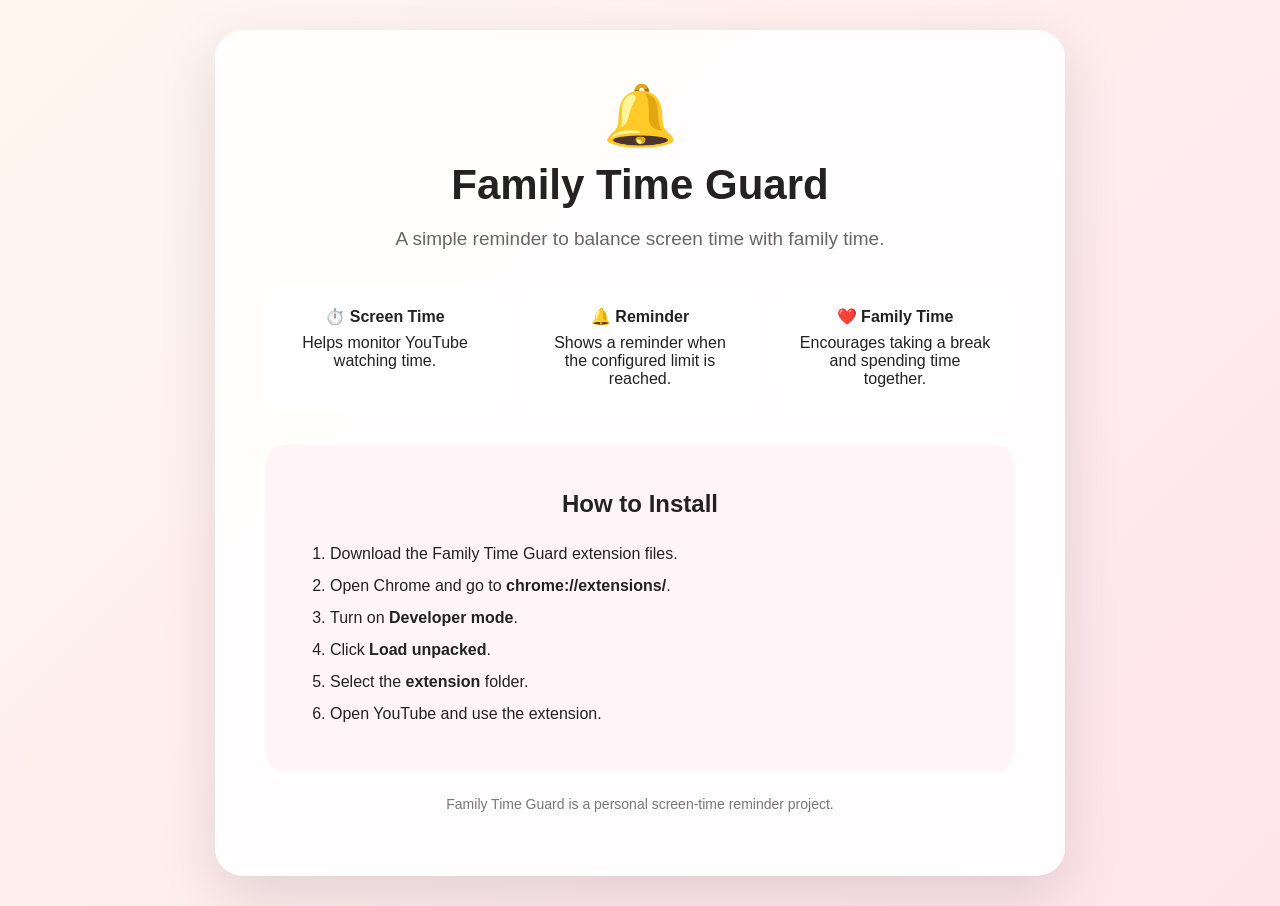
<file: index.html>
<!DOCTYPE html>
<html lang="en">
<head>
  <meta charset="UTF-8">
  <meta name="viewport" content="width=device-width, initial-scale=1.0">
  <title>Family Time Guard</title>

  <style>
    * {
      box-sizing: border-box;
    }

    body {
      margin: 0;
      font-family: Arial, sans-serif;
      background: linear-gradient(135deg, #fff7f0, #ffe4ec);
      color: #222;
      min-height: 100vh;
      display: flex;
      justify-content: center;
      align-items: center;
      padding: 30px;
    }

    .card {
      max-width: 850px;
      width: 100%;
      background: rgba(255,255,255,0.9);
      border-radius: 28px;
      padding: 50px;
      text-align: center;
      box-shadow: 0 20px 60px rgba(0,0,0,0.12);
    }

    .icon {
      font-size: 60px;
      margin-bottom: 10px;
    }

    h1 {
      font-size: 42px;
      margin: 10px 0;
    }

    .tagline {
      font-size: 19px;
      color: #666;
      margin-bottom: 35px;
    }

    .features {
      display: grid;
      grid-template-columns: repeat(3, 1fr);
      gap: 15px;
      margin: 30px 0;
    }

    .feature {
      padding: 22px;
      background: #fff;
      border-radius: 18px;
    }

    .feature strong {
      display: block;
      margin-bottom: 8px;
    }

    .install {
      margin-top: 35px;
      padding: 25px;
      background: #fff5f8;
      border-radius: 20px;
      text-align: left;
    }

    .install h2 {
      text-align: center;
    }

    .install ol {
      line-height: 2;
    }

    .note {
      margin-top: 25px;
      color: #777;
      font-size: 14px;
    }

    @media (max-width: 650px) {
      .card {
        padding: 30px 20px;
      }

      h1 {
        font-size: 32px;
      }

      .features {
        grid-template-columns: 1fr;
      }
    }
  </style>
</head>

<body>

  <div class="card">

    <div class="icon">🔔</div>

    <h1>Family Time Guard</h1>

    <p class="tagline">
      A simple reminder to balance screen time with family time.
    </p>

    <div class="features">

      <div class="feature">
        <strong>⏱️ Screen Time</strong>
        Helps monitor YouTube watching time.
      </div>

      <div class="feature">
        <strong>🔔 Reminder</strong>
        Shows a reminder when the configured limit is reached.
      </div>

      <div class="feature">
        <strong>❤️ Family Time</strong>
        Encourages taking a break and spending time together.
      </div>

    </div>

    <div class="install">

      <h2>How to Install</h2>

      <ol>
        <li>Download the Family Time Guard extension files.</li>
        <li>Open Chrome and go to <b>chrome://extensions/</b>.</li>
        <li>Turn on <b>Developer mode</b>.</li>
        <li>Click <b>Load unpacked</b>.</li>
        <li>Select the <b>extension</b> folder.</li>
        <li>Open YouTube and use the extension.</li>
      </ol>

    </div>

    <p class="note">
      Family Time Guard is a personal screen-time reminder project.
    </p>

  </div>

</body>
</html>
</file>
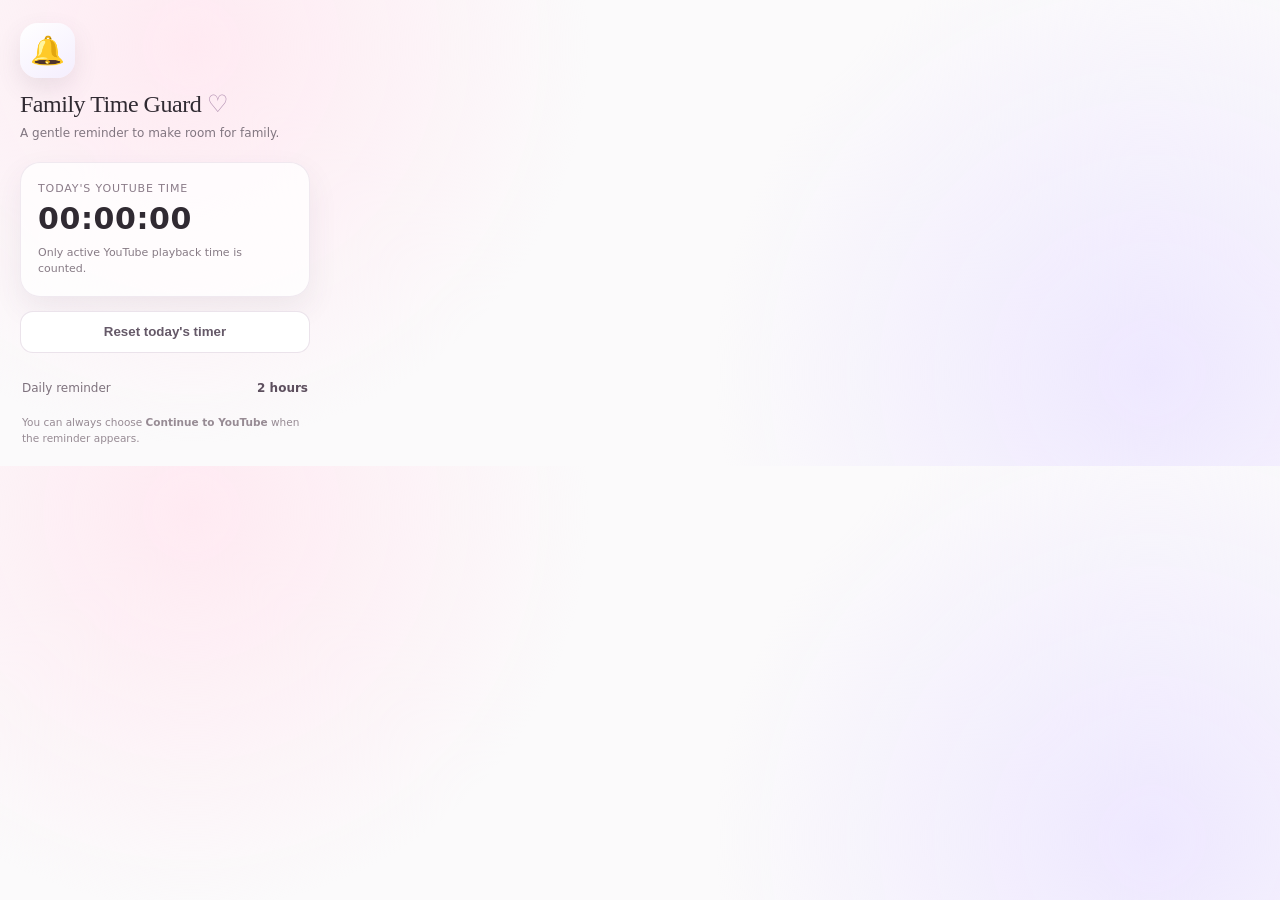
<file: extension/popup.html>
<!doctype html>
<html lang="en">
<head>
  <meta charset="utf-8">
  <meta name="viewport" content="width=device-width, initial-scale=1">
  <title>Family Time Guard ♡</title>
  <link rel="stylesheet" href="popup.css">
</head>
<body>
  <main class="panel">
    <div class="icon">🔔</div>
    <div class="brand">Family Time Guard <span>♡</span></div>
    <p class="tagline">A gentle reminder to make room for family.</p>

    <section class="time-card">
      <div class="label">Today's YouTube time</div>
      <div id="todayTime" class="time">00:00:00</div>
      <div id="status" class="status">Only active YouTube playback time is counted.</div>
    </section>

    <button id="reset" class="reset">Reset today's timer</button>

    <div class="limit">
      <span>Daily reminder</span>
      <strong>2 hours</strong>
    </div>

    <p class="tip">You can always choose <b>Continue to YouTube</b> when the reminder appears.</p>
  </main>
  <script src="config.js"></script>
  <script src="popup.js"></script>
</body>
</html>
</file>
<file: extension/popup.css>
* { box-sizing: border-box; }
body {
  margin: 0;
  width: 330px;
  min-height: 390px;
  font-family: Inter, system-ui, -apple-system, BlinkMacSystemFont, "Segoe UI", sans-serif;
  color: #302a32;
  background:
    radial-gradient(circle at 15% 10%, #ffeaf2 0, transparent 34%),
    radial-gradient(circle at 90% 80%, #eee8ff 0, transparent 36%),
    #fbfafb;
}
.panel { padding: 23px 20px 20px; }
.icon {
  width: 55px; height: 55px; display: grid; place-items: center;
  margin-bottom: 12px; border-radius: 18px;
  background: linear-gradient(145deg,#fff,#f4eefe);
  box-shadow: 0 10px 24px rgba(100,80,110,.12);
  font-size: 28px;
}
.brand {
  font: 500 24px Georgia, "Times New Roman", serif;
  letter-spacing: -.02em;
}
.brand span { color: #b18fb0; }
.tagline {
  margin: 6px 0 20px;
  color: #817680;
  font-size: 12px;
  line-height: 1.5;
}
.time-card {
  padding: 19px 17px;
  border: 1px solid rgba(190,170,195,.24);
  border-radius: 20px;
  background: rgba(255,255,255,.74);
  box-shadow: 0 12px 30px rgba(80,60,90,.08);
}
.label { color: #8b7c89; font-size: 11px; text-transform: uppercase; letter-spacing: .08em; }
.time { margin-top: 6px; font-size: 30px; font-weight: 650; letter-spacing: .02em; }
.status { margin-top: 9px; color: #877b85; font-size: 11px; line-height: 1.45; }
.reset {
  width: 100%; margin-top: 14px; min-height: 42px; border-radius: 13px;
  border: 1px solid rgba(177,143,176,.25); background: #fff;
  color: #655968; font-weight: 600; cursor: pointer;
}
.reset:hover { background: #fff7fb; }
.limit {
  display: flex; justify-content: space-between; align-items: center;
  margin-top: 16px; padding: 12px 2px;
  color: #7e727d; font-size: 12px;
}
.limit strong { color: #5d4f5e; }
.tip {
  margin: 8px 2px 0; color: #978b94; font-size: 10.5px; line-height: 1.5;
}
</file>
